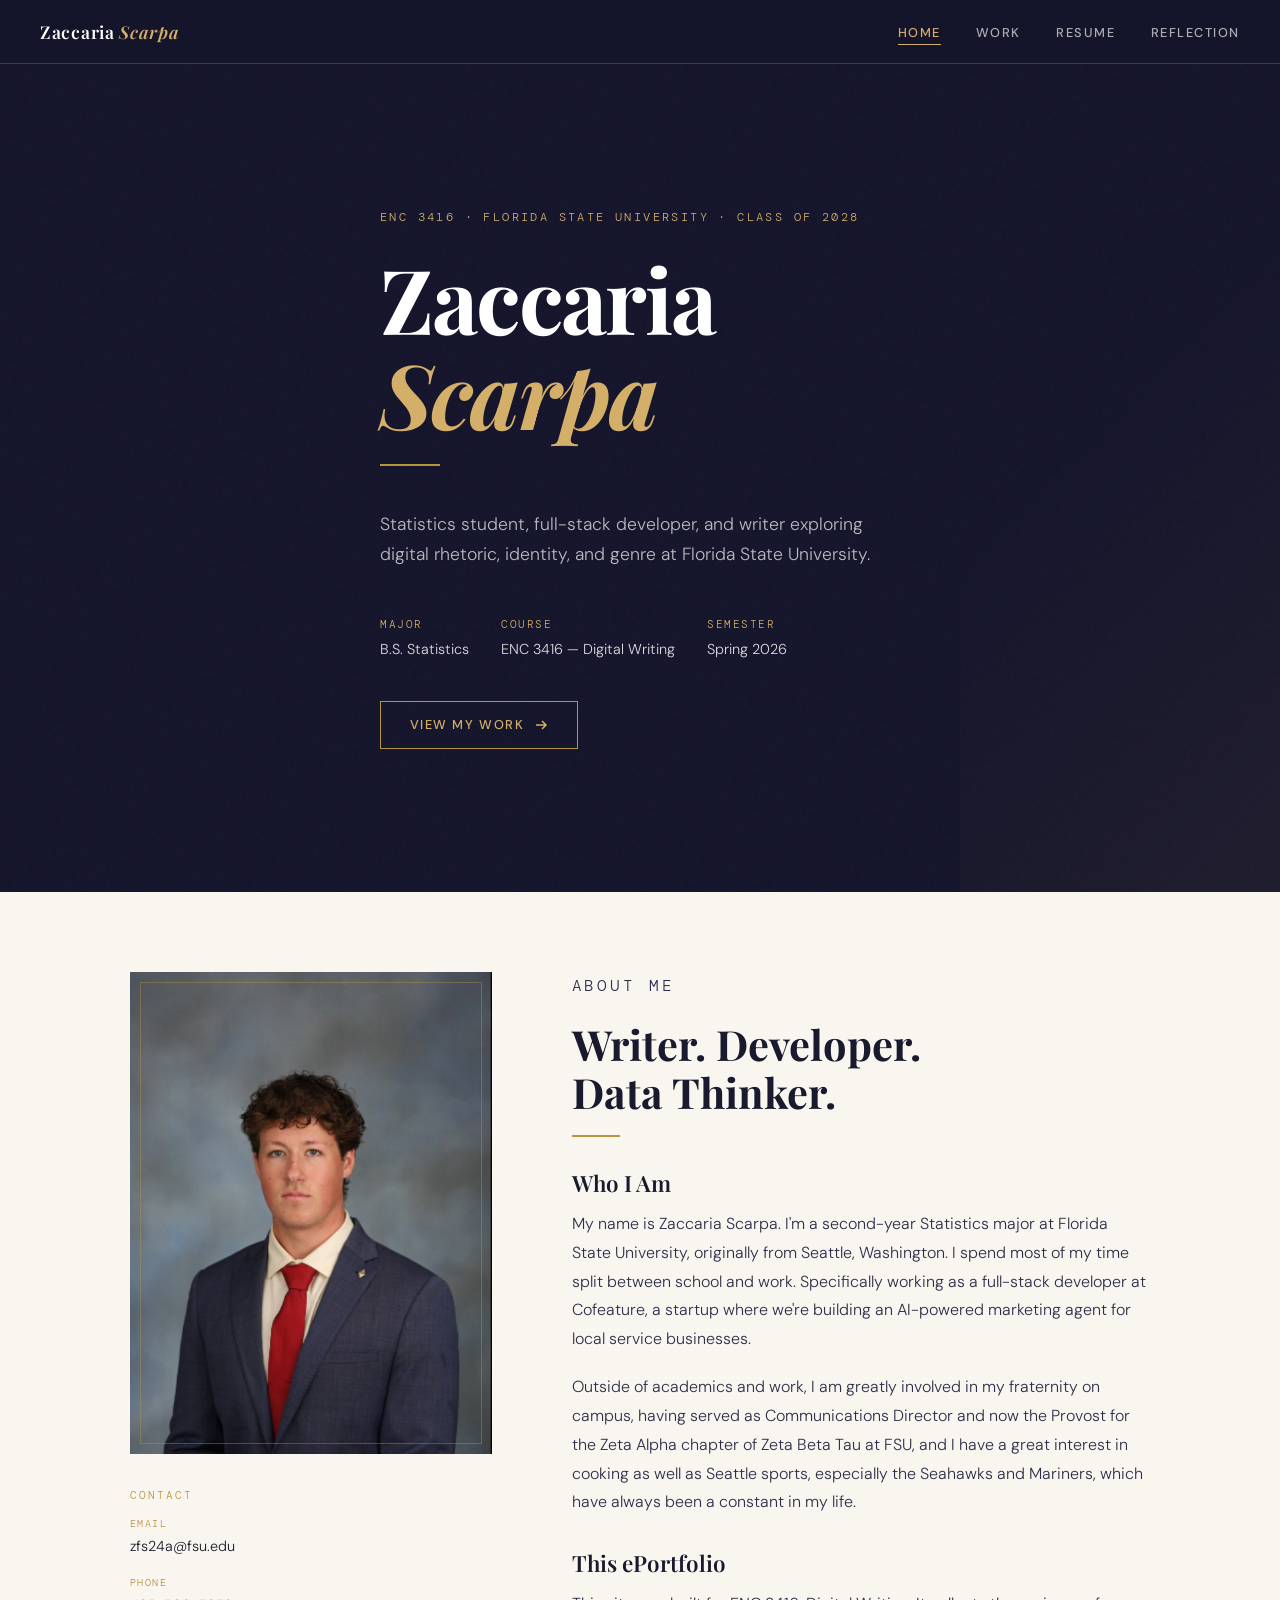
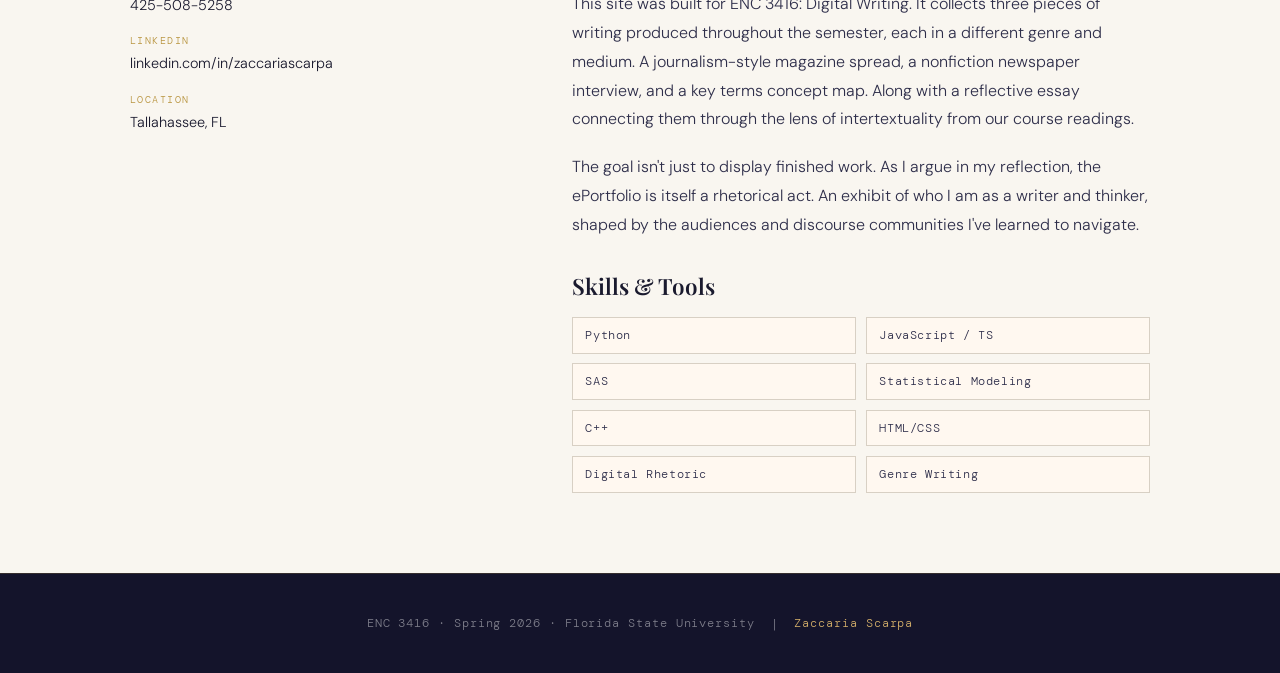
<file: index.html>
<!DOCTYPE html>
<html lang="en">
<head>
  <meta charset="UTF-8" />
  <meta name="viewport" content="width=device-width, initial-scale=1.0" />
  <title>Zaccaria Scarpa — ePortfolio</title>
  <meta name="description" content="ENC 3416 ePortfolio — Zaccaria Scarpa, Florida State University" />
  <link rel="stylesheet" href="css/styles.css" />
</head>
<body>

  <!-- ===================== NAVIGATION ===================== -->
  <nav class="site-nav" aria-label="Main navigation">
    <a href="index.html" class="nav-brand">
      Zaccaria <span>Scarpa</span>
    </a>
    <button class="nav-toggle" id="navToggle" aria-label="Toggle navigation">
      <span></span><span></span><span></span>
    </button>
    <ul class="nav-links" id="navLinks">
      <li><a href="index.html" class="active">Home</a></li>
      <li><a href="work.html">Work</a></li>
      <li><a href="resume.html">Resume</a></li>
      <li><a href="reflection.html">Reflection</a></li>
    </ul>
  </nav>

  <!-- ===================== HERO ===================== -->
  <div class="page-content">
    <section class="hero" aria-label="Introduction">
      <div class="hero-inner">
        <p class="hero-kicker">ENC 3416 · Florida State University · Class of 2028</p>
        <h1 class="hero-name">Zaccaria<br><em>Scarpa</em></h1>
        <div class="hero-divider"></div>
        <p class="hero-tagline">
          Statistics student, full-stack developer, and writer exploring
          digital rhetoric, identity, and genre at Florida State University.
        </p>

        <div class="hero-meta">
          <div class="hero-meta-item">
            <span class="hero-meta-label">Major</span>
            <span class="hero-meta-value">B.S. Statistics</span>
          </div>
          <div class="hero-meta-item">
            <span class="hero-meta-label">Course</span>
            <span class="hero-meta-value">ENC 3416 — Digital Writing</span>
          </div>
          <div class="hero-meta-item">
            <span class="hero-meta-label">Semester</span>
            <span class="hero-meta-value">Spring 2026</span>
          </div>
        </div>

        <a href="work.html" class="hero-cta">
          View My Work
          <svg width="14" height="14" viewBox="0 0 14 14" fill="none" stroke="currentColor" stroke-width="1.5" aria-hidden="true">
            <path d="M2 7h10M8 3l4 4-4 4"/>
          </svg>
        </a>
      </div>
    </section>

    <!-- ===================== ABOUT ===================== -->
    <section class="section" aria-label="About me">
      <div class="container">
        <div class="about-grid">

          <!-- Sidebar -->
          <aside class="about-sidebar">
            <!-- Photo placeholder — replace with <img src="assets/images/photo.jpg" alt="Zaccaria Scarpa"> -->
            <div class="about-photo-frame">
              <img src="assets/images/photo.JPG" alt="Zaccaria Scarpa" style="width:100%; height:100%; object-fit:cover;">
            </div>

            <!-- Contact Info -->
            <div>
              <p class="section-label">Contact</p>
              <ul class="contact-list">
                <li>
                  <span class="contact-label">Email</span>
                  <a href="mailto:zfs24a@fsu.edu" class="contact-value">zfs24a@fsu.edu</a>
                </li>
                <li>
                  <span class="contact-label">Phone</span>
                  <span class="contact-value">425-508-5258</span>
                </li>
                <li>
                  <span class="contact-label">LinkedIn</span>
                  <a href="https://www.linkedin.com/in/zaccariascarpa/" target="_blank" rel="noopener" class="contact-value">linkedin.com/in/zaccariascarpa</a>
                </li>
                <li>
                  <span class="contact-label">Location</span>
                  <span class="contact-value">Tallahassee, FL</span>
                </li>
              </ul>
            </div>
          </aside>

          <!-- Main body -->
          <div class="about-body">
            <p class="section-label">About Me</p>
            <h2 class="section-title">Writer. Developer.<br>Data Thinker.</h2>
            <div class="section-rule"></div>

            <h3>Who I Am</h3>
            <p>
              My name is Zaccaria Scarpa. I'm a second-year Statistics major at Florida State
              University, originally from Seattle, Washington. I spend most of my time split
              between school and work. Specifically working as
              a full-stack developer at Cofeature, a startup where we're building an
              AI-powered marketing agent for local service businesses.
            </p>
            <p>
              Outside of academics and work, I am greatly involved in my fraternity on campus, 
              having served as Communications Director and now the Provost for the 
              Zeta Alpha chapter of Zeta Beta Tau at FSU, and I have a great interest in cooking
              as well as Seattle sports, especially the Seahawks and Mariners, which 
              have always been a constant in my life.
            </p>

            <h3>This ePortfolio</h3>
            <p>
              This site was built for ENC 3416: Digital Writing. It collects three pieces of
              writing produced throughout the semester, each in a different genre and
              medium. A journalism-style magazine spread, a nonfiction newspaper interview,
              and a key terms concept map. Along with a reflective essay connecting them
              through the lens of intertextuality from our course readings.
            </p>
            <p>
              The goal isn't just to display finished work. As I argue in my reflection, the
              ePortfolio is itself a rhetorical act. An exhibit of who I am as a writer
              and thinker, shaped by the audiences and discourse communities I've learned to
              navigate.
            </p>

            <h3>Skills &amp; Tools</h3>
            <div class="skills-grid">
              <span class="skill-tag">Python</span>
              <span class="skill-tag">JavaScript / TS</span>
              <span class="skill-tag">SAS</span>
              <span class="skill-tag">Statistical Modeling</span>
              <span class="skill-tag">C++</span>
              <span class="skill-tag">HTML/CSS</span>
              <span class="skill-tag">Digital Rhetoric</span>
              <span class="skill-tag">Genre Writing</span>
            </div>
          </div>

        </div>
      </div>
    </section>

    <!-- ===================== FOOTER ===================== -->
    <footer class="site-footer">
      <p>ENC 3416 · Spring 2026 · Florida State University &nbsp;|&nbsp; <span>Zaccaria Scarpa</span></p>
    </footer>
  </div>

  <!-- ===================== SCRIPTS ===================== -->
  <script>
    // Mobile nav toggle
    const toggle = document.getElementById('navToggle');
    const links  = document.getElementById('navLinks');
    toggle.addEventListener('click', () => {
      links.classList.toggle('open');
    });

    // Scroll-triggered fade-ins
    const observer = new IntersectionObserver((entries) => {
      entries.forEach(e => {
        if (e.isIntersecting) {
          e.target.classList.add('visible');
          observer.unobserve(e.target);
        }
      });
    }, { threshold: 0.12 });

    document.querySelectorAll('.fade-in').forEach(el => observer.observe(el));
  </script>
</body>
</html>
</file>
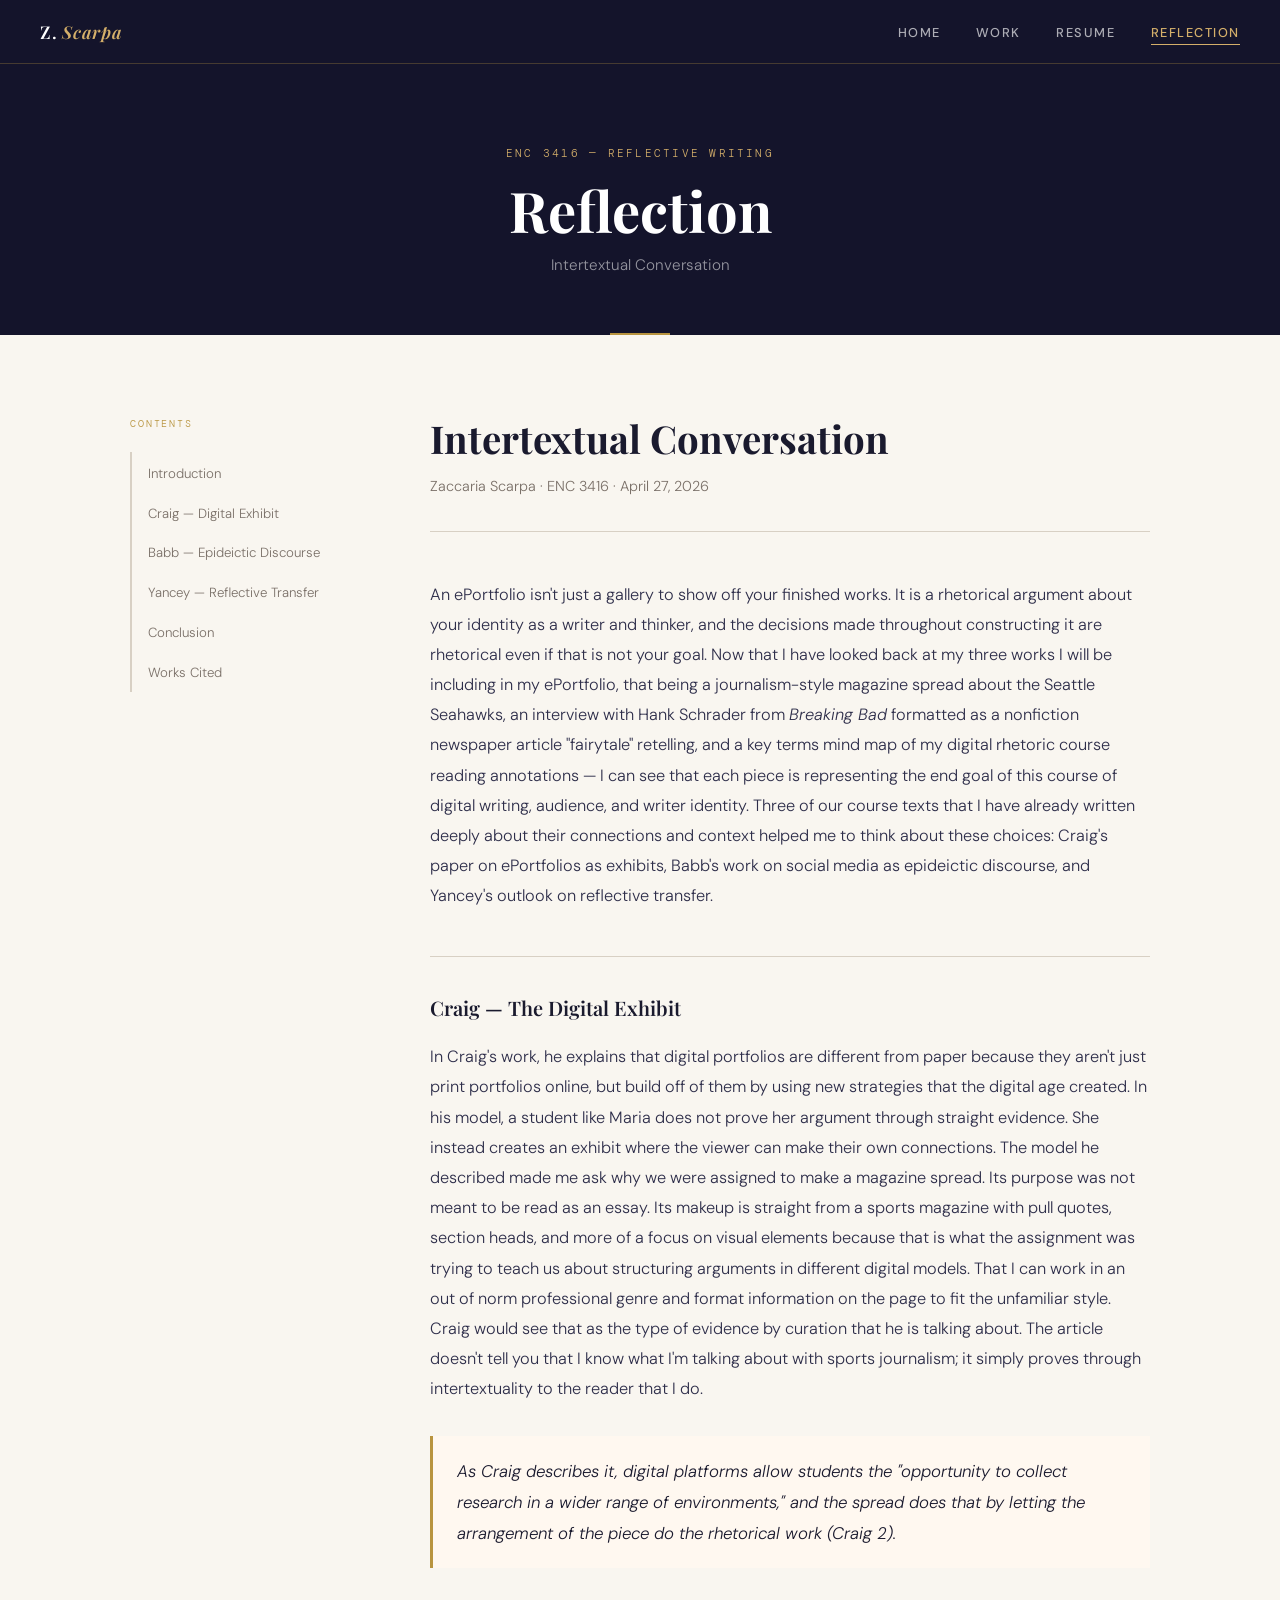
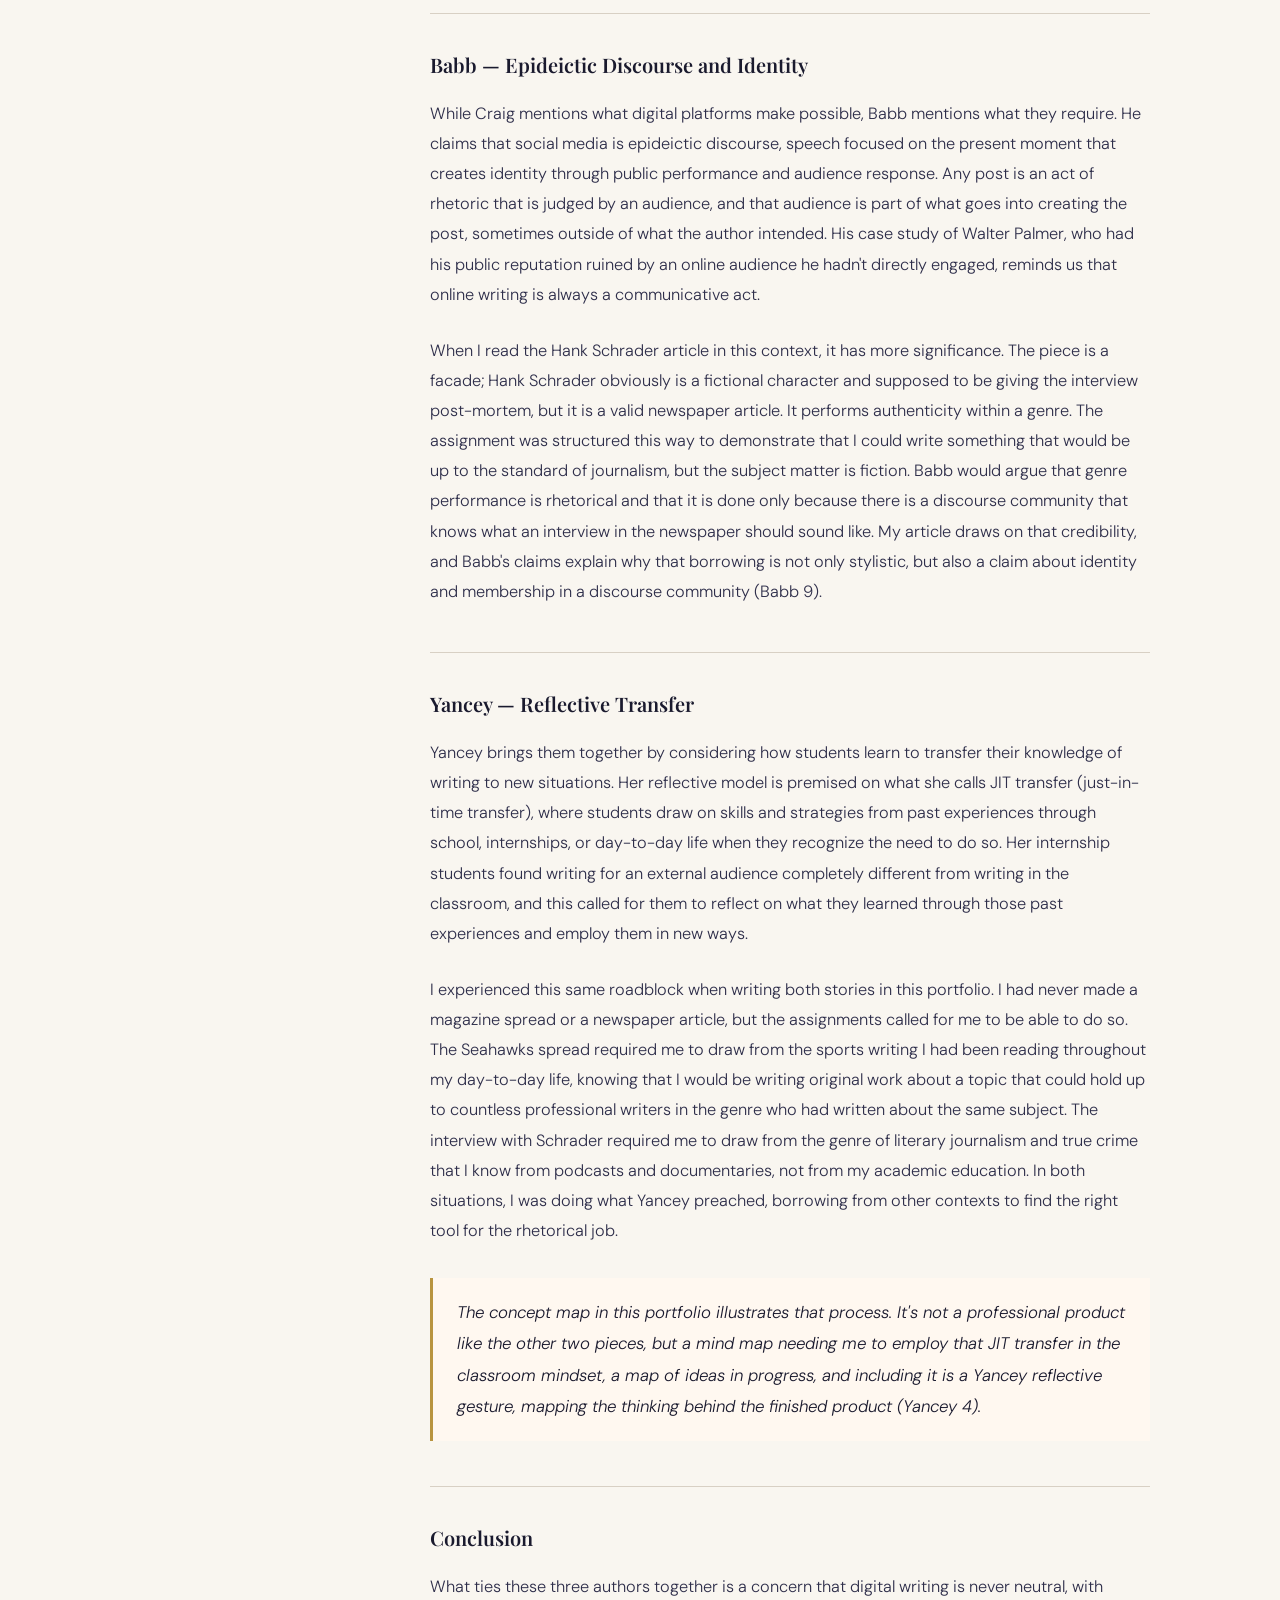
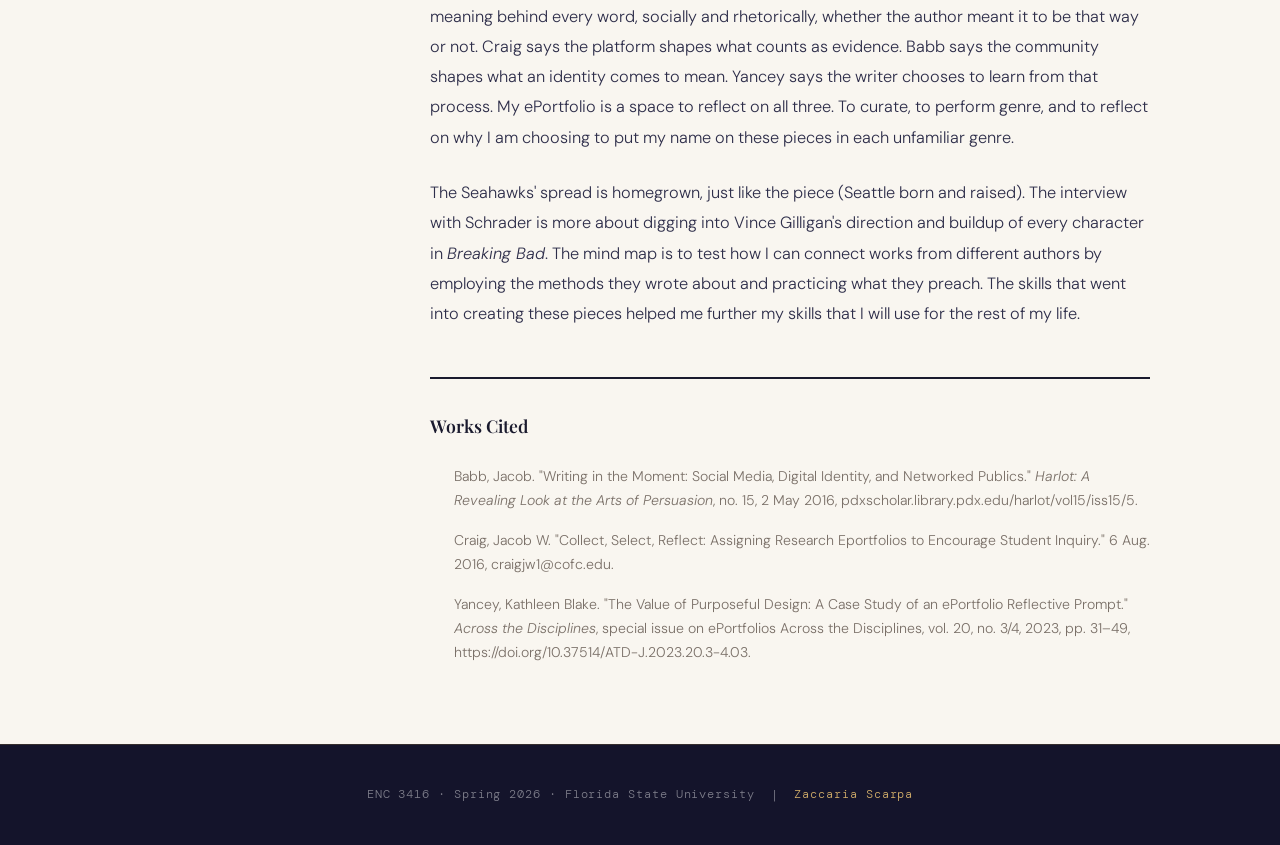
<file: reflection.html>
<!DOCTYPE html>
<html lang="en">
<head>
  <meta charset="UTF-8" />
  <meta name="viewport" content="width=device-width, initial-scale=1.0" />
  <title>Reflection — Zaccaria Scarpa ePortfolio</title>
  <meta name="description" content="Intertextual Conversation — reflective essay connecting course readings to ePortfolio work" />
  <link rel="stylesheet" href="css/styles.css" />
</head>
<body>

  <!-- ===================== NAVIGATION ===================== -->
  <nav class="site-nav" aria-label="Main navigation">
    <a href="index.html" class="nav-brand">
      Z. <span>Scarpa</span>
    </a>
    <button class="nav-toggle" id="navToggle" aria-label="Toggle navigation">
      <span></span><span></span><span></span>
    </button>
    <ul class="nav-links" id="navLinks">
      <li><a href="index.html">Home</a></li>
      <li><a href="work.html">Work</a></li>
      <li><a href="resume.html">Resume</a></li>
      <li><a href="reflection.html" class="active">Reflection</a></li>
    </ul>
  </nav>

  <div class="page-content">

    <!-- ===================== PAGE HERO ===================== -->
    <header class="page-hero" aria-label="Page title">
      <p class="page-hero-kicker">ENC 3416 — Reflective Writing</p>
      <h1 class="page-hero-title">Reflection</h1>
      <p class="page-hero-sub">Intertextual Conversation</p>
    </header>

    <main>
      <section class="section" aria-label="Reflection essay">
        <div class="container">
          <div class="reflection-layout">

            <!-- ======= SIDEBAR: Table of Contents + Meta ======= -->
            <aside class="reflection-sidebar" aria-label="Essay navigation">

              <p class="toc-title">Contents</p>
              <ul class="toc-list">
                <li><a href="#intro">Introduction</a></li>
                <li><a href="#craig">Craig — Digital Exhibit</a></li>
                <li><a href="#babb">Babb — Epideictic Discourse</a></li>
                <li><a href="#yancey">Yancey — Reflective Transfer</a></li>
                <li><a href="#conclusion">Conclusion</a></li>
                <li><a href="#works-cited">Works Cited</a></li>
              </ul>

            </aside>

            <!-- ======= ESSAY BODY ======= -->
            <article aria-label="Intertextual Conversation essay">

              <header class="essay-header">
                <h2 class="essay-title" id="intro">Intertextual Conversation</h2>
                <p class="essay-byline">Zaccaria Scarpa · ENC 3416 · April 27, 2026</p>
              </header>

              <div class="essay-body">

                <p>
                  An ePortfolio isn't just a gallery to show off your finished works. It is a
                  rhetorical argument about your identity as a writer and thinker, and the
                  decisions made throughout constructing it are rhetorical even if that is not
                  your goal. Now that I have looked back at my three works I will be including
                  in my ePortfolio, that being a journalism-style magazine spread about the
                  Seattle Seahawks, an interview with Hank Schrader from <em>Breaking Bad</em>
                  formatted as a nonfiction newspaper article "fairytale" retelling, and a key
                  terms mind map of my digital rhetoric course reading annotations — I can see
                  that each piece is representing the end goal of this course of digital writing,
                  audience, and writer identity. Three of our course texts that I have already
                  written deeply about their connections and context helped me to think about
                  these choices: Craig's paper on ePortfolios as exhibits, Babb's work on social
                  media as epideictic discourse, and Yancey's outlook on reflective transfer.
                </p>

                <!-- Craig section -->
                <h2 id="craig">Craig — The Digital Exhibit</h2>

                <p>
                  In Craig's work, he explains that digital portfolios are different from paper
                  because they aren't just print portfolios online, but build off of them by
                  using new strategies that the digital age created. In his model, a student
                  like Maria does not prove her argument through straight evidence. She instead
                  creates an exhibit where the viewer can make their own connections. The model
                  he described made me ask why we were assigned to make a magazine spread. Its
                  purpose was not meant to be read as an essay. Its makeup is straight from a
                  sports magazine with pull quotes, section heads, and more of a focus on visual
                  elements because that is what the assignment was trying to teach us about
                  structuring arguments in different digital models. That I can work in an out
                  of norm professional genre and format information on the page to fit the
                  unfamiliar style. Craig would see that as the type of evidence by curation
                  that he is talking about. The article doesn't tell you that I know what I'm
                  talking about with sports journalism; it simply proves through intertextuality
                  to the reader that I do.
                </p>

                <blockquote>
                  As Craig describes it, digital platforms allow students the "opportunity to
                  collect research in a wider range of environments," and the spread does that
                  by letting the arrangement of the piece do the rhetorical work (Craig 2).
                </blockquote>

                <!-- Babb section -->
                <h2 id="babb">Babb — Epideictic Discourse and Identity</h2>

                <p>
                  While Craig mentions what digital platforms make possible, Babb mentions what
                  they require. He claims that social media is epideictic discourse, speech
                  focused on the present moment that creates identity through public performance
                  and audience response. Any post is an act of rhetoric that is judged by an
                  audience, and that audience is part of what goes into creating the post,
                  sometimes outside of what the author intended. His case study of Walter
                  Palmer, who had his public reputation ruined by an online audience he hadn't
                  directly engaged, reminds us that online writing is always a communicative act.
                </p>

                <p>
                  When I read the Hank Schrader article in this context, it has more significance.
                  The piece is a facade; Hank Schrader obviously is a fictional character and
                  supposed to be giving the interview post-mortem, but it is a valid newspaper
                  article. It performs authenticity within a genre. The assignment was structured
                  this way to demonstrate that I could write something that would be up to the
                  standard of journalism, but the subject matter is fiction. Babb would argue
                  that genre performance is rhetorical and that it is done only because there is
                  a discourse community that knows what an interview in the newspaper should
                  sound like. My article draws on that credibility, and Babb's claims explain
                  why that borrowing is not only stylistic, but also a claim about identity and
                  membership in a discourse community (Babb 9).
                </p>

                <!-- Yancey section -->
                <h2 id="yancey">Yancey — Reflective Transfer</h2>

                <p>
                  Yancey brings them together by considering how students learn to transfer their
                  knowledge of writing to new situations. Her reflective model is premised on
                  what she calls JIT transfer (just-in-time transfer), where students draw on
                  skills and strategies from past experiences through school, internships, or
                  day-to-day life when they recognize the need to do so. Her internship students
                  found writing for an external audience completely different from writing in the
                  classroom, and this called for them to reflect on what they learned through
                  those past experiences and employ them in new ways.
                </p>

                <p>
                  I experienced this same roadblock when writing both stories in this portfolio.
                  I had never made a magazine spread or a newspaper article, but the assignments
                  called for me to be able to do so. The Seahawks spread required me to draw from
                  the sports writing I had been reading throughout my day-to-day life, knowing
                  that I would be writing original work about a topic that could hold up to
                  countless professional writers in the genre who had written about the same
                  subject. The interview with Schrader required me to draw from the genre of
                  literary journalism and true crime that I know from podcasts and documentaries,
                  not from my academic education. In both situations, I was doing what Yancey
                  preached, borrowing from other contexts to find the right tool for the
                  rhetorical job.
                </p>

                <blockquote>
                  The concept map in this portfolio illustrates that process. It's not a
                  professional product like the other two pieces, but a mind map needing me
                  to employ that JIT transfer in the classroom mindset, a map of ideas in
                  progress, and including it is a Yancey reflective gesture, mapping
                  the thinking behind the finished product (Yancey 4).
                </blockquote>

                <!-- Conclusion -->
                <h2 id="conclusion">Conclusion</h2>

                <p>
                  What ties these three authors together is a concern that digital writing is
                  never neutral, with meaning behind every word, socially and rhetorically,
                  whether the author meant it to be that way or not. Craig says the platform
                  shapes what counts as evidence. Babb says the community shapes what an
                  identity comes to mean. Yancey says the writer chooses to learn from that
                  process. My ePortfolio is a space to reflect on all three. To curate, to
                  perform genre, and to reflect on why I am choosing to put my name on these
                  pieces in each unfamiliar genre.
                </p>

                <p>
                  The Seahawks' spread is homegrown, just like the piece (Seattle born and
                  raised). The interview with Schrader is more about digging into Vince
                  Gilligan's direction and buildup of every character in <em>Breaking Bad</em>.
                  The mind map is to test how I can connect works from different authors by
                  employing the methods they wrote about and practicing what they preach.
                  The skills that went into creating these pieces helped me further my skills
                  that I will use for the rest of my life.
                </p>

              </div><!-- /.essay-body -->

              <!-- Works Cited -->
              <div class="works-cited" id="works-cited">
                <h3>Works Cited</h3>
                <ol>
                  <li>
                    Babb, Jacob. "Writing in the Moment: Social Media, Digital Identity, and
                    Networked Publics." <em>Harlot: A Revealing Look at the Arts of Persuasion</em>,
                    no. 15, 2 May 2016, pdxscholar.library.pdx.edu/harlot/vol15/iss15/5.
                  </li>
                  <li>
                    Craig, Jacob W. "Collect, Select, Reflect: Assigning Research Eportfolios to
                    Encourage Student Inquiry." 6 Aug. 2016, craigjw1@cofc.edu.
                  </li>
                  <li>
                    Yancey, Kathleen Blake. "The Value of Purposeful Design: A Case Study of an
                    ePortfolio Reflective Prompt." <em>Across the Disciplines</em>, special issue
                    on ePortfolios Across the Disciplines, vol. 20, no. 3/4, 2023, pp. 31–49,
                    https://doi.org/10.37514/ATD-J.2023.20.3-4.03.
                  </li>
                </ol>
              </div>

            </article>
          </div><!-- /.reflection-layout -->
        </div><!-- /.container -->
      </section>
    </main>

    <!-- ===================== FOOTER ===================== -->
    <footer class="site-footer">
      <p>ENC 3416 · Spring 2026 · Florida State University &nbsp;|&nbsp; <span>Zaccaria Scarpa</span></p>
    </footer>

  </div>

  <!-- ===================== SCRIPTS ===================== -->
  <script>
    // Mobile nav toggle
    const toggle = document.getElementById('navToggle');
    const links  = document.getElementById('navLinks');
    toggle.addEventListener('click', () => links.classList.toggle('open'));

    // Scroll-triggered fade-ins
    const observer = new IntersectionObserver((entries) => {
      entries.forEach(e => {
        if (e.isIntersecting) {
          e.target.classList.add('visible');
          observer.unobserve(e.target);
        }
      });
    }, { threshold: 0.08 });

    document.querySelectorAll('.fade-in').forEach(el => observer.observe(el));
  </script>
</body>
</html>
</file>
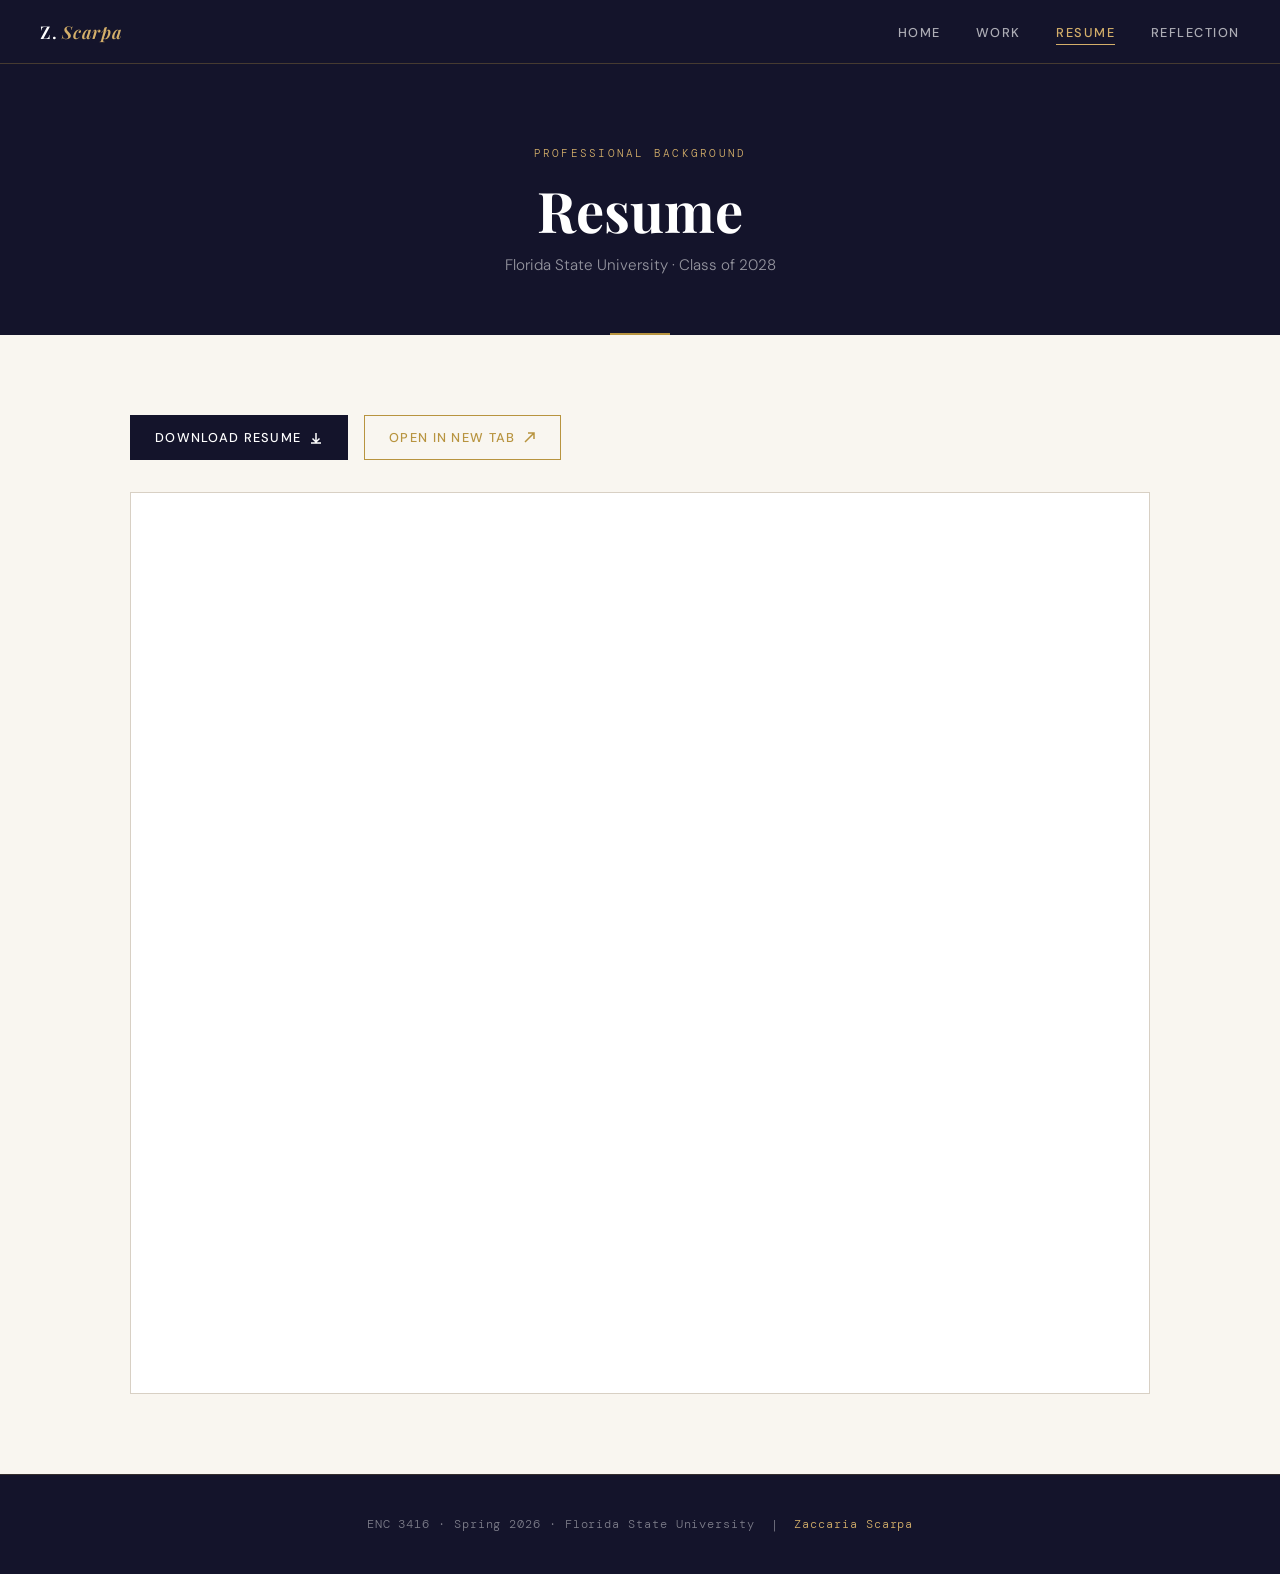
<file: resume.html>
<!DOCTYPE html>
<html lang="en">
<head>
  <meta charset="UTF-8" />
  <meta name="viewport" content="width=device-width, initial-scale=1.0" />
  <title>Resume — Zaccaria Scarpa ePortfolio</title>
  <meta name="description" content="Resume — Zaccaria Scarpa, FSU Statistics, Full Stack Developer" />
  <link rel="stylesheet" href="css/styles.css" />
</head>
<body>

  <!-- ===================== NAVIGATION ===================== -->
  <nav class="site-nav" aria-label="Main navigation">
    <a href="index.html" class="nav-brand">
      Z. <span>Scarpa</span>
    </a>
    <button class="nav-toggle" id="navToggle" aria-label="Toggle navigation">
      <span></span><span></span><span></span>
    </button>
    <ul class="nav-links" id="navLinks">
      <li><a href="index.html">Home</a></li>
      <li><a href="work.html">Work</a></li>
      <li><a href="resume.html" class="active">Resume</a></li>
      <li><a href="reflection.html">Reflection</a></li>
    </ul>
  </nav>

  <div class="page-content">

    <!-- ===================== PAGE HERO ===================== -->
    <header class="page-hero" aria-label="Page title">
      <p class="page-hero-kicker">Professional Background</p>
      <h1 class="page-hero-title">Resume</h1>
      <p class="page-hero-sub">Florida State University · Class of 2028</p>
    </header>

    <main>
      <section class="section" aria-label="Resume document">
        <div class="container">

          <!-- Actions row -->
          <div class="resume-actions fade-in">
            <a
              href="assets/files/resume.pdf"
              class="btn btn-solid"
              download
              aria-label="Download resume as PDF"
            >
              Download Resume
              <svg width="14" height="14" viewBox="0 0 14 14" fill="none" stroke="currentColor" stroke-width="1.5" aria-hidden="true">
                <path d="M7 2v8M3.5 7.5L7 11l3.5-3.5M2 12h10"/>
              </svg>
            </a>
            <a
              href="assets/files/resume.pdf"
              class="btn"
              target="_blank"
              rel="noopener"
              aria-label="Open resume in new tab"
            >
              Open in New Tab
              <svg width="13" height="13" viewBox="0 0 13 13" fill="none" stroke="currentColor" stroke-width="1.5" aria-hidden="true">
                <path d="M2 11L11 2M5 2h6v6"/>
              </svg>
            </a>
          </div>

          <!-- Embedded Resume PDF -->
          <div class="resume-embed-wrapper fade-in">
            <iframe
              src="assets/files/resume.pdf"
              title="Zaccaria Scarpa Resume"
              loading="lazy"
              aria-label="Resume PDF document"
            >
              <!-- Fallback for browsers that don't render PDFs inline -->
              <div style="padding: 3rem; text-align:center; background: var(--ink);">
                <p style="color:rgba(255,255,255,0.6); margin-bottom:1.2rem; font-size:0.95rem;">
                  Your browser does not support inline PDF viewing.
                </p>
                <a href="assets/files/resume.pdf" class="btn" download>
                  Download Resume PDF
                </a>
              </div>
            </iframe>
          </div>

        </div>
      </section>
    </main>

    <!-- ===================== FOOTER ===================== -->
    <footer class="site-footer">
      <p>ENC 3416 · Spring 2026 · Florida State University &nbsp;|&nbsp; <span>Zaccaria Scarpa</span></p>
    </footer>

  </div>

  <!-- ===================== SCRIPTS ===================== -->
  <script>
    // Mobile nav toggle
    const toggle = document.getElementById('navToggle');
    const links  = document.getElementById('navLinks');
    toggle.addEventListener('click', () => links.classList.toggle('open'));

    // Scroll-triggered fade-ins
    const observer = new IntersectionObserver((entries) => {
      entries.forEach(e => {
        if (e.isIntersecting) {
          e.target.classList.add('visible');
          observer.unobserve(e.target);
        }
      });
    }, { threshold: 0.08 });

    document.querySelectorAll('.fade-in').forEach(el => observer.observe(el));
  </script>
</body>
</html>
</file>
<file: css/styles.css>
/* ============================================================
   ZACCARIA SCARPA — ePortfolio
   ENC 3416 | Florida State University
   Aesthetic: Editorial Academic — warm off-white, deep ink navy,
   muted gold accent. Typographically driven, magazine-influenced.
   ============================================================ */

/* --- Google Fonts Import --- */
@import url('https://fonts.googleapis.com/css2?family=Playfair+Display:ital,wght@0,400;0,600;0,700;1,400&family=DM+Sans:wght@300;400;500&family=DM+Mono:wght@400;500&display=swap');

/* --- CSS Variables --- */
:root {
  --ink:        #1a1a2e;
  --ink-mid:    #2e2e4a;
  --parchment:  #f9f6f0;
  --cream:      #fff8f0;
  --gold:       #b8943f;
  --gold-light: #d4af6a;
  --rule:       #d8d0c4;
  --muted:      #7a7068;
  --white:      #ffffff;
  --navy-bg:    #14142b;

  --font-display: 'Playfair Display', Georgia, serif;
  --font-body:    'DM Sans', sans-serif;
  --font-mono:    'DM Mono', monospace;

  --max-width: 1100px;
  --nav-height: 64px;
  --transition: 0.22s ease;
}

/* --- Reset & Base --- */
*, *::before, *::after {
  box-sizing: border-box;
  margin: 0;
  padding: 0;
}

html {
  scroll-behavior: smooth;
  font-size: 16px;
}

body {
  background: var(--parchment);
  color: var(--ink);
  font-family: var(--font-body);
  font-weight: 300;
  line-height: 1.7;
  min-height: 100vh;
}

img { display: block; max-width: 100%; }
a { color: inherit; text-decoration: none; }

/* ============================================================
   NAVIGATION
   ============================================================ */
.site-nav {
  position: fixed;
  top: 0; left: 0; right: 0;
  height: var(--nav-height);
  background: var(--navy-bg);
  z-index: 100;
  display: flex;
  align-items: center;
  justify-content: space-between;
  padding: 0 2.5rem;
  border-bottom: 1px solid rgba(184,148,63,0.3);
}

.nav-brand {
  font-family: var(--font-display);
  font-size: 1.1rem;
  font-weight: 600;
  color: var(--white);
  letter-spacing: 0.04em;
}

.nav-brand span {
  color: var(--gold-light);
  font-style: italic;
}

.nav-links {
  display: flex;
  gap: 2.2rem;
  list-style: none;
}

.nav-links a {
  font-family: var(--font-body);
  font-size: 0.8rem;
  font-weight: 500;
  letter-spacing: 0.12em;
  text-transform: uppercase;
  color: rgba(255,255,255,0.65);
  transition: color var(--transition);
  position: relative;
  padding-bottom: 4px;
}

.nav-links a::after {
  content: '';
  position: absolute;
  bottom: 0; left: 0;
  width: 0; height: 1px;
  background: var(--gold-light);
  transition: width var(--transition);
}

.nav-links a:hover {
  color: var(--white);
}

.nav-links a:hover::after,
.nav-links a.active::after {
  width: 100%;
}

.nav-links a.active {
  color: var(--gold-light);
}

/* Hamburger (mobile) */
.nav-toggle {
  display: none;
  flex-direction: column;
  gap: 5px;
  cursor: pointer;
  background: none;
  border: none;
  padding: 4px;
}

.nav-toggle span {
  display: block;
  width: 24px; height: 2px;
  background: var(--white);
  transition: var(--transition);
}

/* --- Page offset for fixed nav --- */
.page-content {
  padding-top: var(--nav-height);
}

/* ============================================================
   HERO — HOME
   ============================================================ */
.hero {
  background: var(--navy-bg);
  color: var(--white);
  min-height: 92vh;
  display: flex;
  align-items: center;
  position: relative;
  overflow: hidden;
}

/* Subtle grain texture */
.hero::before {
  content: '';
  position: absolute;
  inset: 0;
  background-image: url("data:image/svg+xml,%3Csvg viewBox='0 0 200 200' xmlns='http://www.w3.org/2000/svg'%3E%3Cfilter id='noise'%3E%3CfeTurbulence type='fractalNoise' baseFrequency='0.85' numOctaves='4' stitchTiles='stitch'/%3E%3C/filter%3E%3Crect width='100%25' height='100%25' filter='url(%23noise)' opacity='0.04'/%3E%3C/svg%3E");
  opacity: 0.5;
  pointer-events: none;
}

/* Gold diagonal rule */
.hero::after {
  content: '';
  position: absolute;
  right: -60px; top: 0;
  width: 380px; height: 100%;
  background: linear-gradient(135deg, transparent 40%, rgba(184,148,63,0.07) 100%);
  pointer-events: none;
}

.hero-inner {
  max-width: var(--max-width);
  margin: 0 auto;
  padding: 5rem 2.5rem;
  position: relative;
  z-index: 1;
}

.hero-kicker {
  font-family: var(--font-mono);
  font-size: 0.75rem;
  letter-spacing: 0.2em;
  text-transform: uppercase;
  color: var(--gold-light);
  margin-bottom: 1.5rem;
  opacity: 0;
  animation: fadeUp 0.7s 0.1s forwards;
}

.hero-name {
  font-family: var(--font-display);
  font-size: clamp(3rem, 7vw, 6rem);
  font-weight: 700;
  line-height: 1.05;
  letter-spacing: -0.02em;
  margin-bottom: 1.5rem;
  opacity: 0;
  animation: fadeUp 0.7s 0.25s forwards;
}

.hero-name em {
  font-style: italic;
  color: var(--gold-light);
}

.hero-tagline {
  font-size: 1.1rem;
  font-weight: 300;
  color: rgba(255,255,255,0.7);
  max-width: 520px;
  margin-bottom: 2.8rem;
  opacity: 0;
  animation: fadeUp 0.7s 0.4s forwards;
}

.hero-divider {
  width: 60px; height: 2px;
  background: var(--gold);
  margin-bottom: 2.8rem;
  opacity: 0;
  animation: fadeUp 0.7s 0.35s forwards;
}

.hero-meta {
  display: flex;
  flex-wrap: wrap;
  gap: 2rem;
  opacity: 0;
  animation: fadeUp 0.7s 0.55s forwards;
}

.hero-meta-item {
  display: flex;
  flex-direction: column;
}

.hero-meta-label {
  font-family: var(--font-mono);
  font-size: 0.68rem;
  letter-spacing: 0.14em;
  text-transform: uppercase;
  color: var(--gold-light);
  margin-bottom: 0.2rem;
}

.hero-meta-value {
  font-size: 0.9rem;
  color: rgba(255,255,255,0.85);
}

.hero-cta {
  display: inline-flex;
  align-items: center;
  gap: 0.6rem;
  margin-top: 2.5rem;
  padding: 0.75rem 1.8rem;
  border: 1px solid var(--gold);
  color: var(--gold-light);
  font-family: var(--font-body);
  font-size: 0.8rem;
  font-weight: 500;
  letter-spacing: 0.12em;
  text-transform: uppercase;
  transition: all var(--transition);
  opacity: 0;
  animation: fadeUp 0.7s 0.65s forwards;
}

.hero-cta:hover {
  background: var(--gold);
  color: var(--navy-bg);
}

/* ============================================================
   PAGE HERO (inner pages)
   ============================================================ */
.page-hero {
  background: var(--navy-bg);
  padding: 5rem 2.5rem 3.5rem;
  text-align: center;
  position: relative;
  overflow: hidden;
}

.page-hero::after {
  content: '';
  position: absolute;
  bottom: 0; left: 50%;
  transform: translateX(-50%);
  width: 60px; height: 2px;
  background: var(--gold);
}

.page-hero-kicker {
  font-family: var(--font-mono);
  font-size: 0.7rem;
  letter-spacing: 0.2em;
  text-transform: uppercase;
  color: var(--gold-light);
  margin-bottom: 1rem;
}

.page-hero-title {
  font-family: var(--font-display);
  font-size: clamp(2.2rem, 5vw, 3.5rem);
  font-weight: 700;
  color: var(--white);
  line-height: 1.1;
}

.page-hero-sub {
  margin-top: 0.8rem;
  font-size: 0.95rem;
  color: rgba(255,255,255,0.55);
  font-weight: 300;
}

/* ============================================================
   GENERAL LAYOUT UTILITIES
   ============================================================ */
.container {
  max-width: var(--max-width);
  margin: 0 auto;
  padding: 0 2.5rem;
}

.section {
  padding: 5rem 0;
}

.section-label {
  font-family: var(--font-mono);
  font-size: 0.7rem;
  letter-spacing: 0.18em;
  text-transform: uppercase;
  color: var(--gold);
  margin-bottom: 0.6rem;
}

.section-title {
  font-family: var(--font-display);
  font-size: clamp(1.8rem, 3.5vw, 2.6rem);
  font-weight: 700;
  line-height: 1.15;
  margin-bottom: 1rem;
}

.section-rule {
  width: 48px; height: 2px;
  background: var(--gold);
  margin: 1.2rem 0 2rem;
}

.section-intro {
  font-size: 1.05rem;
  color: var(--muted);
  max-width: 640px;
  line-height: 1.75;
}

/* ============================================================
   HOME — ABOUT SECTION
   ============================================================ */
.about-grid {
  display: grid;
  grid-template-columns: 1fr 1.6fr;
  gap: 5rem;
  align-items: start;
}

.about-sidebar {
  position: sticky;
  top: calc(var(--nav-height) + 2rem);
}

.about-photo-frame {
  aspect-ratio: 3/4;
  background: var(--ink-mid);
  overflow: hidden;
  position: relative;
  margin-bottom: 2rem;
}

.about-photo-frame::after {
  content: '';
  position: absolute;
  inset: 10px;
  border: 1px solid rgba(184,148,63,0.4);
  pointer-events: none;
}

.about-photo-placeholder {
  width: 100%; height: 100%;
  display: flex;
  align-items: center;
  justify-content: center;
  font-family: var(--font-mono);
  font-size: 0.75rem;
  color: rgba(255,255,255,0.3);
  letter-spacing: 0.1em;
  text-transform: uppercase;
  background: linear-gradient(160deg, var(--ink-mid) 0%, var(--navy-bg) 100%);
}

.contact-list {
  list-style: none;
  display: flex;
  flex-direction: column;
  gap: 0.9rem;
}

.contact-list li {
  display: flex;
  flex-direction: column;
}

.contact-list .contact-label {
  font-family: var(--font-mono);
  font-size: 0.65rem;
  letter-spacing: 0.14em;
  text-transform: uppercase;
  color: var(--gold);
  margin-bottom: 0.1rem;
}

.contact-list .contact-value {
  font-size: 0.9rem;
  color: var(--ink);
}

.contact-list a {
  color: var(--ink);
  border-bottom: 1px solid transparent;
  transition: border-color var(--transition);
}

.contact-list a:hover {
  border-color: var(--gold);
}

.about-body h3 {
  font-family: var(--font-display);
  font-size: 1.4rem;
  font-weight: 600;
  margin: 2rem 0 0.75rem;
  line-height: 1.3;
}

.about-body h3:first-child { margin-top: 0; }

.about-body p {
  font-size: 1rem;
  line-height: 1.8;
  color: var(--ink-mid);
  margin-bottom: 1.2rem;
}

.skills-grid {
  display: grid;
  grid-template-columns: repeat(2, 1fr);
  gap: 0.6rem;
  margin-top: 1rem;
}

.skill-tag {
  background: var(--cream);
  border: 1px solid var(--rule);
  padding: 0.45rem 0.8rem;
  font-family: var(--font-mono);
  font-size: 0.75rem;
  color: var(--ink-mid);
  letter-spacing: 0.05em;
}

/* ============================================================
   WORK PAGE
   ============================================================ */
.work-section {
  padding: 4.5rem 0;
  border-bottom: 1px solid var(--rule);
}

.work-section:last-child { border-bottom: none; }

.work-item {
  margin-bottom: 3.5rem;
}

.work-item:last-child { margin-bottom: 0; }

.work-item-header {
  margin-bottom: 1.2rem;
}

.work-item-title {
  font-family: var(--font-display);
  font-size: 1.4rem;
  font-weight: 600;
  margin-bottom: 0.3rem;
}

.work-item-meta {
  font-family: var(--font-mono);
  font-size: 0.72rem;
  letter-spacing: 0.1em;
  text-transform: uppercase;
  color: var(--muted);
}

.pdf-embed-wrapper {
  width: 100%;
  background: var(--ink);
  border: 1px solid var(--rule);
  position: relative;
}

.pdf-embed-wrapper iframe,
.pdf-embed-wrapper embed {
  width: 100%;
  height: 680px;
  display: block;
  border: none;
}

.pdf-fallback {
  padding: 3rem;
  text-align: center;
}

.pdf-fallback p {
  color: rgba(255,255,255,0.6);
  margin-bottom: 1rem;
  font-size: 0.9rem;
}

.btn {
  display: inline-flex;
  align-items: center;
  gap: 0.5rem;
  padding: 0.65rem 1.5rem;
  font-family: var(--font-body);
  font-size: 0.8rem;
  font-weight: 500;
  letter-spacing: 0.1em;
  text-transform: uppercase;
  border: 1px solid var(--gold);
  color: var(--gold);
  background: transparent;
  cursor: pointer;
  transition: all var(--transition);
  text-decoration: none;
}

.btn:hover {
  background: var(--gold);
  color: var(--navy-bg);
}

.btn-solid {
  background: var(--navy-bg);
  color: var(--white);
  border-color: var(--navy-bg);
}

.btn-solid:hover {
  background: var(--ink-mid);
  color: var(--white);
  border-color: var(--ink-mid);
}

/* Key Terms section */
.keyterms-grid {
  display: grid;
  grid-template-columns: 1fr 1fr;
  gap: 2.5rem;
  align-items: start;
  margin-top: 2rem;
}

.video-wrapper {
  position: relative;
  padding-bottom: 56.25%; /* 16:9 */
  height: 0;
  overflow: hidden;
  background: var(--ink);
  border: 1px solid var(--rule);
}

.video-wrapper iframe {
  position: absolute;
  top: 0; left: 0;
  width: 100%; height: 100%;
  border: none;
}

.keyterms-image-wrapper {
  border: 1px solid var(--rule);
  overflow: hidden;
  background: var(--white);
}

.keyterms-image-wrapper img {
  width: 100%;
  height: auto;
  display: block;
}

.section-divider {
  border: none;
  border-top: 1px solid var(--rule);
  margin: 1rem 0;
}

/* ============================================================
   RESUME PAGE
   ============================================================ */
.resume-actions {
  display: flex;
  align-items: center;
  gap: 1rem;
  margin-bottom: 2rem;
  flex-wrap: wrap;
}

.resume-embed-wrapper {
  width: 100%;
  border: 1px solid var(--rule);
  background: var(--white);
}

.resume-embed-wrapper iframe,
.resume-embed-wrapper embed {
  width: 100%;
  height: 900px;
  display: block;
  border: none;
}

/* ============================================================
   REFLECTION PAGE
   ============================================================ */
.reflection-layout {
  display: grid;
  grid-template-columns: 220px 1fr;
  gap: 5rem;
  align-items: start;
}

.reflection-sidebar {
  position: sticky;
  top: calc(var(--nav-height) + 2rem);
}

.toc-title {
  font-family: var(--font-mono);
  font-size: 0.65rem;
  letter-spacing: 0.18em;
  text-transform: uppercase;
  color: var(--gold);
  margin-bottom: 1.2rem;
}

.toc-list {
  list-style: none;
  border-left: 2px solid var(--rule);
}

.toc-list li {
  padding: 0.4rem 0 0.4rem 1rem;
  border-left: 2px solid transparent;
  margin-left: -2px;
  transition: var(--transition);
}

.toc-list li a {
  font-size: 0.83rem;
  color: var(--muted);
  line-height: 1.4;
  transition: color var(--transition);
}

.toc-list li:hover {
  border-left-color: var(--gold);
}

.toc-list li:hover a {
  color: var(--ink);
}

.reflection-meta {
  margin-top: 2rem;
  padding: 1.2rem;
  background: var(--cream);
  border: 1px solid var(--rule);
}

.reflection-meta p {
  font-family: var(--font-mono);
  font-size: 0.72rem;
  line-height: 1.8;
  color: var(--muted);
  letter-spacing: 0.04em;
}

/* Essay styles */
.essay-header {
  margin-bottom: 3rem;
  padding-bottom: 2rem;
  border-bottom: 1px solid var(--rule);
}

.essay-title {
  font-family: var(--font-display);
  font-size: clamp(1.8rem, 3vw, 2.4rem);
  font-weight: 700;
  line-height: 1.2;
  margin-bottom: 0.8rem;
}

.essay-byline {
  font-size: 0.9rem;
  color: var(--muted);
}

.essay-body {
  font-size: 1.02rem;
  line-height: 1.85;
  color: var(--ink-mid);
}

.essay-body p {
  margin-bottom: 1.6rem;
}

.essay-body h2 {
  font-family: var(--font-display);
  font-size: 1.25rem;
  font-weight: 600;
  color: var(--ink);
  margin: 2.8rem 0 1rem;
  padding-top: 2rem;
  border-top: 1px solid var(--rule);
}

.essay-body blockquote {
  margin: 2rem 0;
  padding: 1.2rem 1.5rem;
  border-left: 3px solid var(--gold);
  background: var(--cream);
  font-style: italic;
  font-size: 1.05rem;
  color: var(--ink);
}

.works-cited {
  margin-top: 3rem;
  padding-top: 2rem;
  border-top: 2px solid var(--ink);
}

.works-cited h3 {
  font-family: var(--font-display);
  font-size: 1.1rem;
  font-weight: 600;
  margin-bottom: 1.5rem;
}

.works-cited ol {
  list-style: none;
  counter-reset: cite-counter;
  display: flex;
  flex-direction: column;
  gap: 1rem;
}

.works-cited ol li {
  font-size: 0.88rem;
  line-height: 1.7;
  color: var(--muted);
  padding-left: 1.5rem;
  position: relative;
}

/* ============================================================
   FOOTER
   ============================================================ */
.site-footer {
  background: var(--navy-bg);
  color: rgba(255,255,255,0.45);
  padding: 2.5rem;
  text-align: center;
  font-family: var(--font-mono);
  font-size: 0.72rem;
  letter-spacing: 0.08em;
  border-top: 1px solid rgba(184,148,63,0.2);
}

.site-footer span {
  color: var(--gold-light);
}

/* ============================================================
   ANIMATIONS
   ============================================================ */
@keyframes fadeUp {
  from {
    opacity: 0;
    transform: translateY(18px);
  }
  to {
    opacity: 1;
    transform: translateY(0);
  }
}

.fade-in {
  opacity: 0;
  transform: translateY(14px);
  transition: opacity 0.55s ease, transform 0.55s ease;
}

.fade-in.visible {
  opacity: 1;
  transform: translateY(0);
}

/* ============================================================
   RESPONSIVE
   ============================================================ */
@media (max-width: 900px) {
  .about-grid {
    grid-template-columns: 1fr;
    gap: 3rem;
  }

  .about-sidebar {
    position: static;
    display: grid;
    grid-template-columns: 220px 1fr;
    gap: 2rem;
    align-items: start;
  }

  .keyterms-grid {
    grid-template-columns: 1fr;
  }

  .reflection-layout {
    grid-template-columns: 1fr;
  }

  .reflection-sidebar {
    position: static;
    display: flex;
    gap: 2rem;
    flex-wrap: wrap;
  }

  .toc-list { display: none; }
}

@media (max-width: 640px) {
  :root { --nav-height: 56px; }

  .nav-links {
    display: none;
    position: absolute;
    top: var(--nav-height);
    left: 0; right: 0;
    background: var(--navy-bg);
    flex-direction: column;
    gap: 0;
    padding: 1rem 0;
    border-bottom: 1px solid rgba(184,148,63,0.3);
  }

  .nav-links.open { display: flex; }

  .nav-links a {
    padding: 0.75rem 2.5rem;
    font-size: 0.85rem;
  }

  .nav-links a::after { display: none; }

  .nav-toggle { display: flex; }

  .site-nav { position: fixed; }

  .container { padding: 0 1.25rem; }

  .section { padding: 3.5rem 0; }

  .hero-inner { padding: 4rem 1.25rem; }

  .page-hero { padding: 4rem 1.25rem 2.5rem; }

  .about-sidebar {
    grid-template-columns: 1fr;
  }

  .about-photo-frame {
    max-width: 260px;
  }

  .skills-grid {
    grid-template-columns: 1fr;
  }

  .pdf-embed-wrapper iframe,
  .pdf-embed-wrapper embed {
    height: 500px;
  }

  .resume-embed-wrapper iframe,
  .resume-embed-wrapper embed {
    height: 600px;
  }
}
</file>
